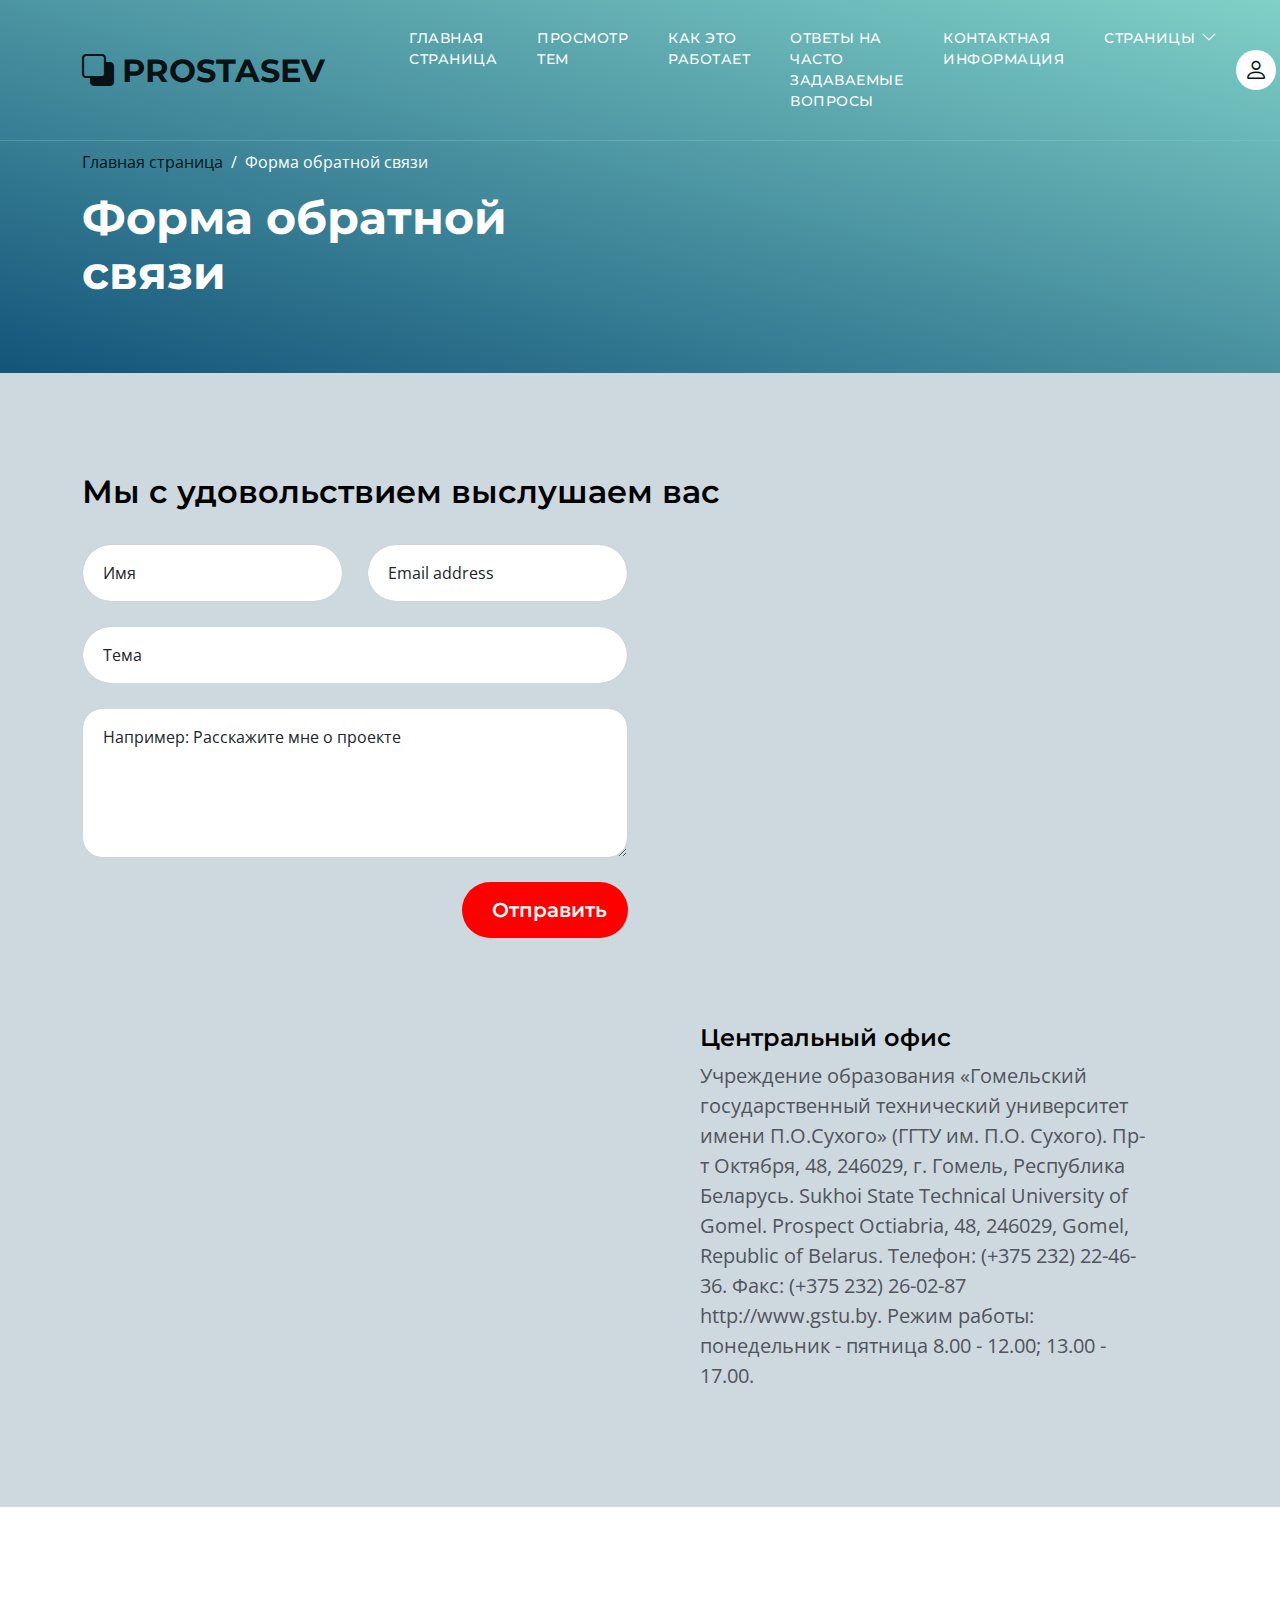
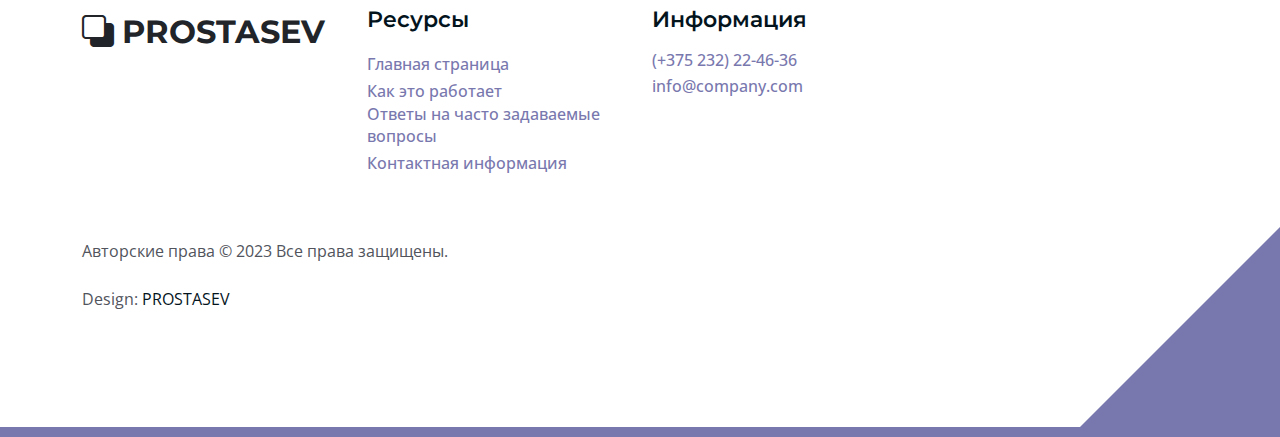
<file: contact.html>
<!doctype html>
<html lang="ru">
    <head>
        <meta charset="utf-8">
        <meta name="viewport" content="width=device-width, initial-scale=1">

        <meta name="description" content="">
        <meta name="author" content="">

        <title>Contact Page</title>

        <!-- CSS FILES -->        
        <link rel="preconnect" href="https://fonts.googleapis.com">
        
        <link rel="preconnect" href="https://fonts.gstatic.com" crossorigin>

        <link href="https://fonts.googleapis.com/css2?family=Montserrat:wght@500;600;700&family=Open+Sans&display=swap" rel="stylesheet">
                        
        <link href="css/bootstrap.min.css" rel="stylesheet">

        <link href="css/bootstrap-icons.css" rel="stylesheet">

        <link href="css/templatemo-topic-listing.css" rel="stylesheet">
<!--

html
-->
    </head>
    
    <body class="topics-listing-page" id="top">

        <main>

            <nav class="navbar navbar-expand-lg">
                <div class="container">
                    <a class="navbar-brand" href="index.html">
                        <i class="bi-back"></i>
                        <span>PROSTASEV</span>
                    </a>

                    <div class="d-lg-none ms-auto me-4">
                        <a href="#top" class="navbar-icon bi-person smoothscroll"></a>
                    </div>
    
                    <button class="navbar-toggler" type="button" data-bs-toggle="collapse" data-bs-target="#navbarNav" aria-controls="navbarNav" aria-expanded="false" aria-label="Toggle navigation">
                        <span class="navbar-toggler-icon"></span>
                    </button>
    
                    <div class="collapse navbar-collapse" id="navbarNav">
                        <ul class="navbar-nav ms-lg-5 me-lg-auto">
                            <li class="nav-item">
                                <a class="nav-link click-scroll" href="index.html#section_1">Главная страница</a>
                            </li>

                            <li class="nav-item">
                                <a class="nav-link click-scroll" href="index.html#section_2">Просмотр тем</a>
                            </li>
    
                            <li class="nav-item">
                                <a class="nav-link click-scroll" href="index.html#section_3">Как это работает</a>
                            </li>

                            <li class="nav-item">
                                <a class="nav-link click-scroll" href="index.html#section_4">Ответы на часто задаваемые вопросы</a>
                            </li>
    
                            <li class="nav-item">
                                <a class="nav-link click-scroll" href="index.html#section_5">Контактная информация</a>
                            </li>

                            <li class="nav-item dropdown">
                                <a class="nav-link dropdown-toggle" href="#section_5" id="navbarLightDropdownMenuLink" role="button" data-bs-toggle="dropdown" aria-expanded="false">Страницы</a>

                                <ul class="dropdown-menu dropdown-menu-light" aria-labelledby="navbarLightDropdownMenuLink">
                                    <li><a class="dropdown-item" href="topics-listing.html">Список тем</a></li>

                                    <li><a class="dropdown-item active" href="contact.html">Форма обратной связи</a></li>
                                </ul>
                            </li>
                        </ul>

                        <div class="d-none d-lg-block">
                            <a href="#top" class="navbar-icon bi-person smoothscroll"></a>
                        </div>
                    </div>
                </div>
            </nav>


            <header class="site-header d-flex flex-column justify-content-center align-items-center">
                <div class="container">
                    <div class="row align-items-center">

                        <div class="col-lg-5 col-12">
                            <nav aria-label="breadcrumb">
                                <ol class="breadcrumb">
                                    <li class="breadcrumb-item"><a href="index.html">Главная страница</a></li>

                                    <li class="breadcrumb-item active" aria-current="page">Форма обратной связи</li>
                                </ol>
                            </nav>

                            <h2 class="text-white">Форма обратной связи</h2>
                        </div>

                    </div>
                </div>
            </header>


            <section class="section-padding section-bg">
                <div class="container">
                    <div class="row">

                        <div class="col-lg-12 col-12">
                            <h3 class="mb-4 pb-2">Мы с удовольствием выслушаем вас</h3>
                        </div>

                        <div class="col-lg-6 col-12">
                            <form action="#" method="post" class="custom-form contact-form">
                                <div class="row">
                                    <div class="col-lg-6 col-md-6 col-12">
                                        <div class="form-floating">
                                            <input type="text" name="name" id="name" class="form-control" placeholder="Name" required="">
                                            
                                            <label for="name">Имя</label>
                                        </div>
                                    </div>

                                    <div class="col-lg-6 col-md-6 col-12"> 
                                        <div class="form-floating">
                                            <input type="email" name="email" id="email" pattern="[^ @]*@[^ @]*" class="form-control" placeholder="Email address" required="">
                                            
                                            <label for="email">Email address</label>
                                        </div>
                                    </div>

                                    <div class="col-lg-12 col-12">
                                        <div class="form-floating">
                                            <input type="text" name="subject" id="subject" class="form-control" placeholder="subject" required="">
                                            
                                            <label for="subject">Тема</label>
                                        </div>

                                        <div class="form-floating">
                                            <textarea class="form-control" id="message" name="message" placeholder="Tell me about the project"></textarea>
                                            
                                            <label for="message">Например: Расскажите мне о проекте</label>
                                        </div>
                                    </div>

                                    <div class="col-lg-4 col-12 ms-auto">
                                        <button type="submit" class="form-control">Отправить</button>
                                    </div>

                                </div>
                            </form>
                        </div>

                        <div class="col-lg-5 col-12 mx-auto mt-5 mt-lg-0">
                            <iframe src="https://www.google.com/maps/embed?pb=!1m18!1m12!1m3!1d879.3994467052313!2d30.938166620138855!3d52.406335179740815!2m3!1f0!2f0!3f0!3m2!1i1024!2i768!4f13.1!3m3!1m2!1s0x46d442753a6a5ae9%3A0x3b9b7918692e9a56!2z0L_RgC3Rgi4g0J7QutGC0Y_QsdGA0Y8gNDgsINCT0L7QvNC10LvRjA!5e0!3m2!1sru!2sby!4v1700063197576!5m2!1sru!2sby" width="600" height="450" style="border:0;" allowfullscreen="" loading="lazy" referrerpolicy="no-referrer-when-downgrade"></iframe>
                            <h5 class="mt-4 mb-2">Центральный офис</h5>
                            <p>Учреждение образования «Гомельский государственный технический университет имени П.О.Сухого» (ГГТУ им. П.О. Сухого). Пр-т Октября, 48, 246029, г. Гомель, Республика Беларусь. Sukhoi State Technical University of Gomel. Prospect Octiabria, 48, 246029, Gomel, Republic of Belarus. Телефон: (+375 232) 22-46-36. Факс: (+375 232) 26-02-87 http://www.gstu.by. Режим работы: понедельник - пятница 8.00 - 12.00; 13.00 - 17.00.</p>
                        </div>
                    </div>
                </div>
            </section>
        </main>

        <footer class="site-footer section-padding">
            <div class="container">
                <div class="row">

                    <div class="col-lg-3 col-12 mb-4 pb-2">
                        <a class="navbar-brand mb-2" href="index.html">
                            <i class="bi-back"></i>
                            <span>PROSTASEV</span>
                        </a>
                    </div>

                    <div class="col-lg-3 col-md-4 col-6">
                        <h6 class="site-footer-title mb-3">Ресурсы</h6>

                        <ul class="site-footer-links">
                            <li class="site-footer-link-item">
                                <a href="#" class="site-footer-link">Главная страница</a>
                            </li>

                            <li class="site-footer-link-item">
                                <a href="#" class="site-footer-link">Как это работает</a>
                            </li>

                            <li class="site-footer-link-item">
                                <a href="#" class="site-footer-link">Ответы на часто задаваемые вопросы</a>
                            </li>

                            <li class="site-footer-link-item">
                                <a href="#" class="site-footer-link">Контактная информация</a>
                            </li>
                        </ul>
                    </div>

                    <div class="col-lg-3 col-md-4 col-6 mb-4 mb-lg-0">
                        <h6 class="site-footer-title mb-3">Информация</h6>

                        <p class="text-white d-flex mb-1">
                            <a href="tel:(+375232)22-46-36" class="site-footer-link">
                                (+375 232) 22-46-36
                            </a>
                        </p>

                        <p class="text-white d-flex">
                            <a href="mailto:info@company.com" class="site-footer-link">
                                info@company.com
                            </a>
                        </p>
                    </div>

                        <p class="copyright-text mt-lg-5 mt-4">Авторские права © 2023 Все права защищены.
                        <br><br>Design: <a rel="nofollow" href="#" target="_blank">PROSTASEV</a></p>
                        
                    </div>

                </div>
        </footer>

        <!-- JAVASCRIPT FILES -->
        <script src="js/jquery.min.js"></script>
        <script src="js/bootstrap.bundle.min.js"></script>
        <script src="js/jquery.sticky.js"></script>
        <script src="js/custom.js"></script>

    </body>
</html>
</file>
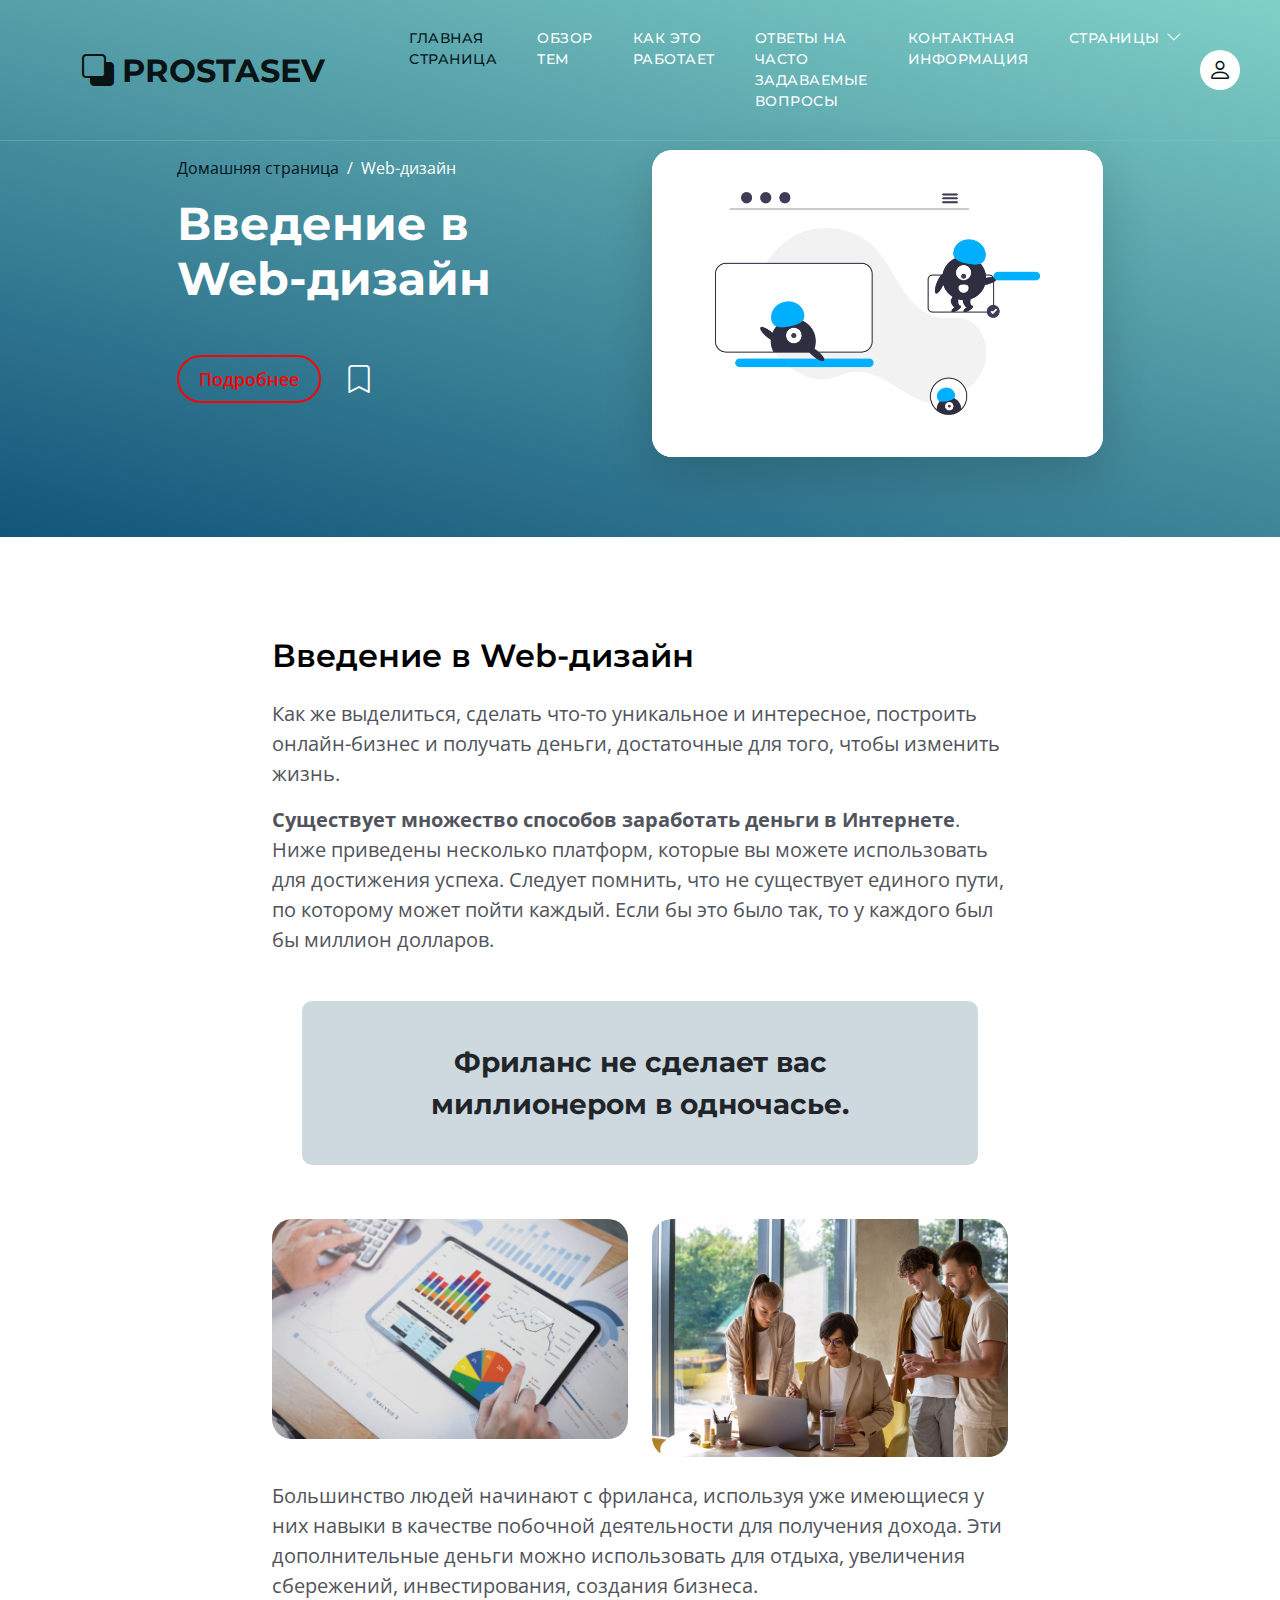
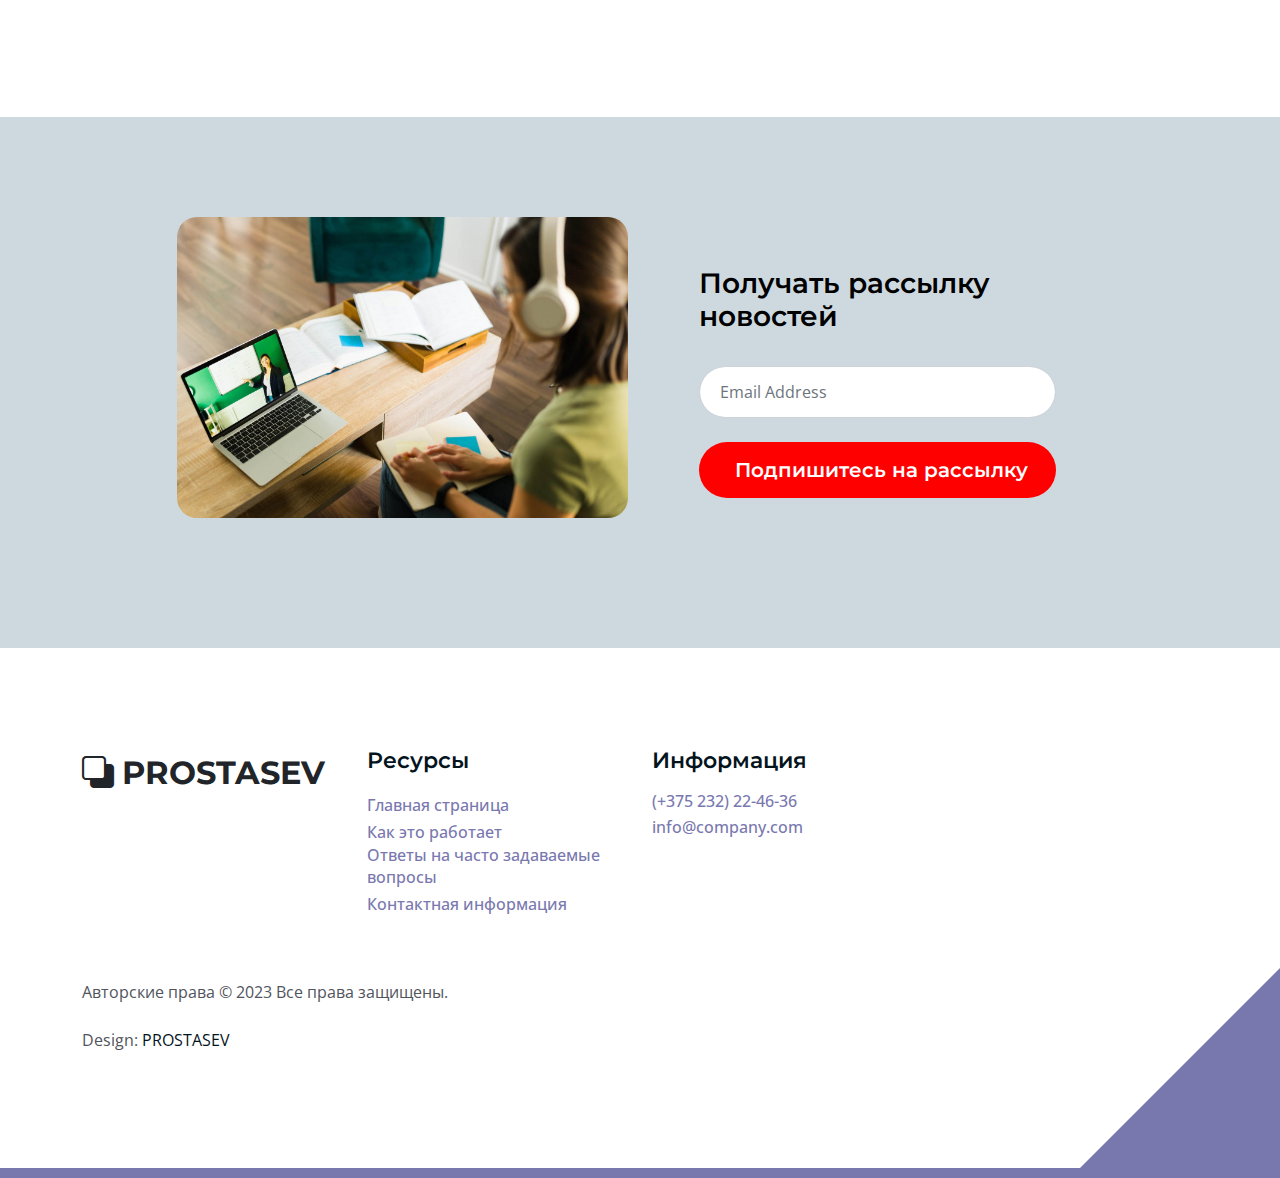
<file: topics-detail.html>
<!doctype html>
<html lang="ru">
    <head>
        <meta charset="utf-8">
        <meta name="viewport" content="width=device-width, initial-scale=1">

        <meta name="description" content="">
        <meta name="author" content="">

        <title>Detail Page</title>

        <!-- CSS FILES -->        
        <link rel="preconnect" href="https://fonts.googleapis.com">
        
        <link rel="preconnect" href="https://fonts.gstatic.com" crossorigin>

        <link href="https://fonts.googleapis.com/css2?family=Montserrat:wght@500;600;700&family=Open+Sans&display=swap" rel="stylesheet">
                        
        <link href="css/bootstrap.min.css" rel="stylesheet">

        <link href="css/bootstrap-icons.css" rel="stylesheet">

        <link href="css/templatemo-topic-listing.css" rel="stylesheet">
<!--

html

-->
    </head>
    
    <body id="top">

        <main>

            <nav class="navbar navbar-expand-lg">
                <div class="container">
                    <a class="navbar-brand" href="index.html">
                        <i class="bi-back"></i>
                        <span>PROSTASEV</span>
                    </a>

                    <div class="d-lg-none ms-auto me-4">
                        <a href="#top" class="navbar-icon bi-person smoothscroll"></a>
                    </div>
    
                    <button class="navbar-toggler" type="button" data-bs-toggle="collapse" data-bs-target="#navbarNav" aria-controls="navbarNav" aria-expanded="false" aria-label="Toggle navigation">
                        <span class="navbar-toggler-icon"></span>
                    </button>
    
                    <div class="collapse navbar-collapse" id="navbarNav">
                        <ul class="navbar-nav ms-lg-5 me-lg-auto">
                            <li class="nav-item">
                                <a class="nav-link click-scroll" href="index.html#section_1">Главная страница</a>
                            </li>

                            <li class="nav-item">
                                <a class="nav-link click-scroll" href="index.html#section_2">Обзор тем</a>
                            </li>
    
                            <li class="nav-item">
                                <a class="nav-link click-scroll" href="index.html#section_3">Как это работает</a>
                            </li>

                            <li class="nav-item">
                                <a class="nav-link click-scroll" href="index.html#section_4">Ответы на часто задаваемые вопросы</a>
                            </li>
    
                            <li class="nav-item">
                                <a class="nav-link click-scroll" href="index.html#section_5">Контактная информация</a>
                            </li>

                            <li class="nav-item dropdown">
                                <a class="nav-link dropdown-toggle" href="#section_5" id="navbarLightDropdownMenuLink" role="button" data-bs-toggle="dropdown" aria-expanded="false">Страницы</a>

                                <ul class="dropdown-menu dropdown-menu-light" aria-labelledby="navbarLightDropdownMenuLink">
                                    <li><a class="dropdown-item" href="topics-listing.html">Список тем</a></li>

                                    <li><a class="dropdown-item" href="contact.html">Форма обратной связи</a></li>
                                </ul>
                            </li>
                        </ul>

                        <div class="d-none d-lg-block">
                            <a href="#top" class="navbar-icon bi-person smoothscroll"></a>
                        </div>
                    </div>
                </div>
            </nav>
            

            <header class="site-header d-flex flex-column justify-content-center align-items-center">
                <div class="container">
                    <div class="row justify-content-center align-items-center">

                        <div class="col-lg-5 col-12 mb-5">
                            <nav aria-label="breadcrumb">
                                <ol class="breadcrumb">
                                    <li class="breadcrumb-item"><a href="index.html">Домашняя страница</a></li>

                                    <li class="breadcrumb-item active" aria-current="page">Web-дизайн</li>
                                </ol>
                            </nav>

                            <h2 class="text-white">Введение в <br> Web-дизайн</h2>

                            <div class="d-flex align-items-center mt-5">
                                <a href="#topics-detail" class="btn custom-btn custom-border-btn smoothscroll me-4">Подробнее</a>

                                <a href="#top" class="custom-icon bi-bookmark smoothscroll"></a>
                            </div>
                        </div>

                        <div class="col-lg-5 col-12">
                            <div class="topics-detail-block bg-white shadow-lg">
                                <img src="images/topics/undraw_Remote_design_team_re_urdx.png" class="topics-detail-block-image img-fluid" alt="">
                            </div>
                        </div>

                    </div>
                </div>
            </header>


            <section class="topics-detail-section section-padding" id="topics-detail">
                <div class="container">
                    <div class="row">

                        <div class="col-lg-8 col-12 m-auto">
                            <h3 class="mb-4">Введение в Web-дизайн</h3>

                            <p>Как же выделиться, сделать что-то уникальное и интересное, построить онлайн-бизнес и получать деньги, достаточные для того, чтобы изменить жизнь.</p>

                            <p><strong>Существует множество способов заработать деньги в Интернете</strong>. Ниже приведены несколько платформ, которые вы можете использовать для достижения успеха. Следует помнить, что не существует единого пути, по которому может пойти каждый. Если бы это было так, то у каждого был бы миллион долларов.</p>

                            <blockquote>
                                Фриланс не сделает вас миллионером в одночасье.
                            </blockquote>

                            <div class="row my-4">
                                <div class="col-lg-6 col-md-6 col-12">
                                    <img src="images/businesswoman-using-tablet-analysis.jpg" class="topics-detail-block-image img-fluid" alt="">
                                </div>

                                <div class="col-lg-6 col-md-6 col-12 mt-4 mt-lg-0 mt-md-0">
                                    <img src="images/colleagues-working-cozy-office-medium-shot.jpg" class="topics-detail-block-image img-fluid" alt="">
                                </div>
                            </div>

                            <p>Большинство людей начинают с фриланса, используя уже имеющиеся у них навыки в качестве побочной деятельности для получения дохода. Эти дополнительные деньги можно использовать для отдыха, увеличения сбережений, инвестирования, создания бизнеса.</p>
                        </div>

                    </div>
                </div>
            </section>


            <section class="section-padding section-bg">
                <div class="container">
                    <div class="row justify-content-center">

                        <div class="col-lg-5 col-12">
                            <img src="images/rear-view-young-college-student.jpg" class="newsletter-image img-fluid" alt="">
                        </div>

                        <div class="col-lg-5 col-12 subscribe-form-wrap d-flex justify-content-center align-items-center">
                            <form class="custom-form subscribe-form" action="#" method="post">
                                <h4 class="mb-4 pb-2">Получать рассылку новостей</h4>

                                <input type="email" name="subscribe-email" id="subscribe-email" pattern="[^ @]*@[^ @]*" class="form-control" placeholder="Email Address" required="">

                                <div class="col-lg-12 col-12">
                                    <button type="submit" class="form-control">Подпишитесь на рассылку</button>
                                </div>
                            </form>
                        </div>

                    </div>
                </div>
            </section>
        </main>
		
        <footer class="site-footer section-padding">
            <div class="container">
                <div class="row">

                    <div class="col-lg-3 col-12 mb-4 pb-2">
                        <a class="navbar-brand mb-2" href="index.html">
                            <i class="bi-back"></i>
                            <span>PROSTASEV</span>
                        </a>
                    </div>

                    <div class="col-lg-3 col-md-4 col-6">
                        <h6 class="site-footer-title mb-3">Ресурсы</h6>

                        <ul class="site-footer-links">
                            <li class="site-footer-link-item">
                                <a href="#" class="site-footer-link">Главная страница</a>
                            </li>

                            <li class="site-footer-link-item">
                                <a href="#" class="site-footer-link">Как это работает</a>
                            </li>

                            <li class="site-footer-link-item">
                                <a href="#" class="site-footer-link">Ответы на часто задаваемые вопросы</a>
                            </li>

                            <li class="site-footer-link-item">
                                <a href="#" class="site-footer-link">Контактная информация</a>
                            </li>
                        </ul>
                    </div>

                    <div class="col-lg-3 col-md-4 col-6 mb-4 mb-lg-0">
                        <h6 class="site-footer-title mb-3">Информация</h6>

                        <p class="text-white d-flex mb-1">
                            <a href="tel:(+375232)22-46-36" class="site-footer-link">
                                
                                (+375 232) 22-46-36
                            </a>
                        </p>

                        <p class="text-white d-flex">
                            <a href="mailto:info@company.com" class="site-footer-link">
                                info@company.com
                            </a>
                        </p>
                    </div>


                        <p class="copyright-text mt-lg-5 mt-4">Авторские права © 2023 Все права защищены.
                        <br><br>Design: <a rel="nofollow" href="#" target="_blank">PROSTASEV</a></p>
                        
                    </div>

                </div>
        </footer>


        <!-- JAVASCRIPT FILES -->
        <script src="js/jquery.min.js"></script>
        <script src="js/bootstrap.bundle.min.js"></script>
        <script src="js/jquery.sticky.js"></script>
        <script src="js/click-scroll.js"></script>
        <script src="js/custom.js"></script>

    </body>
</html>
</file>
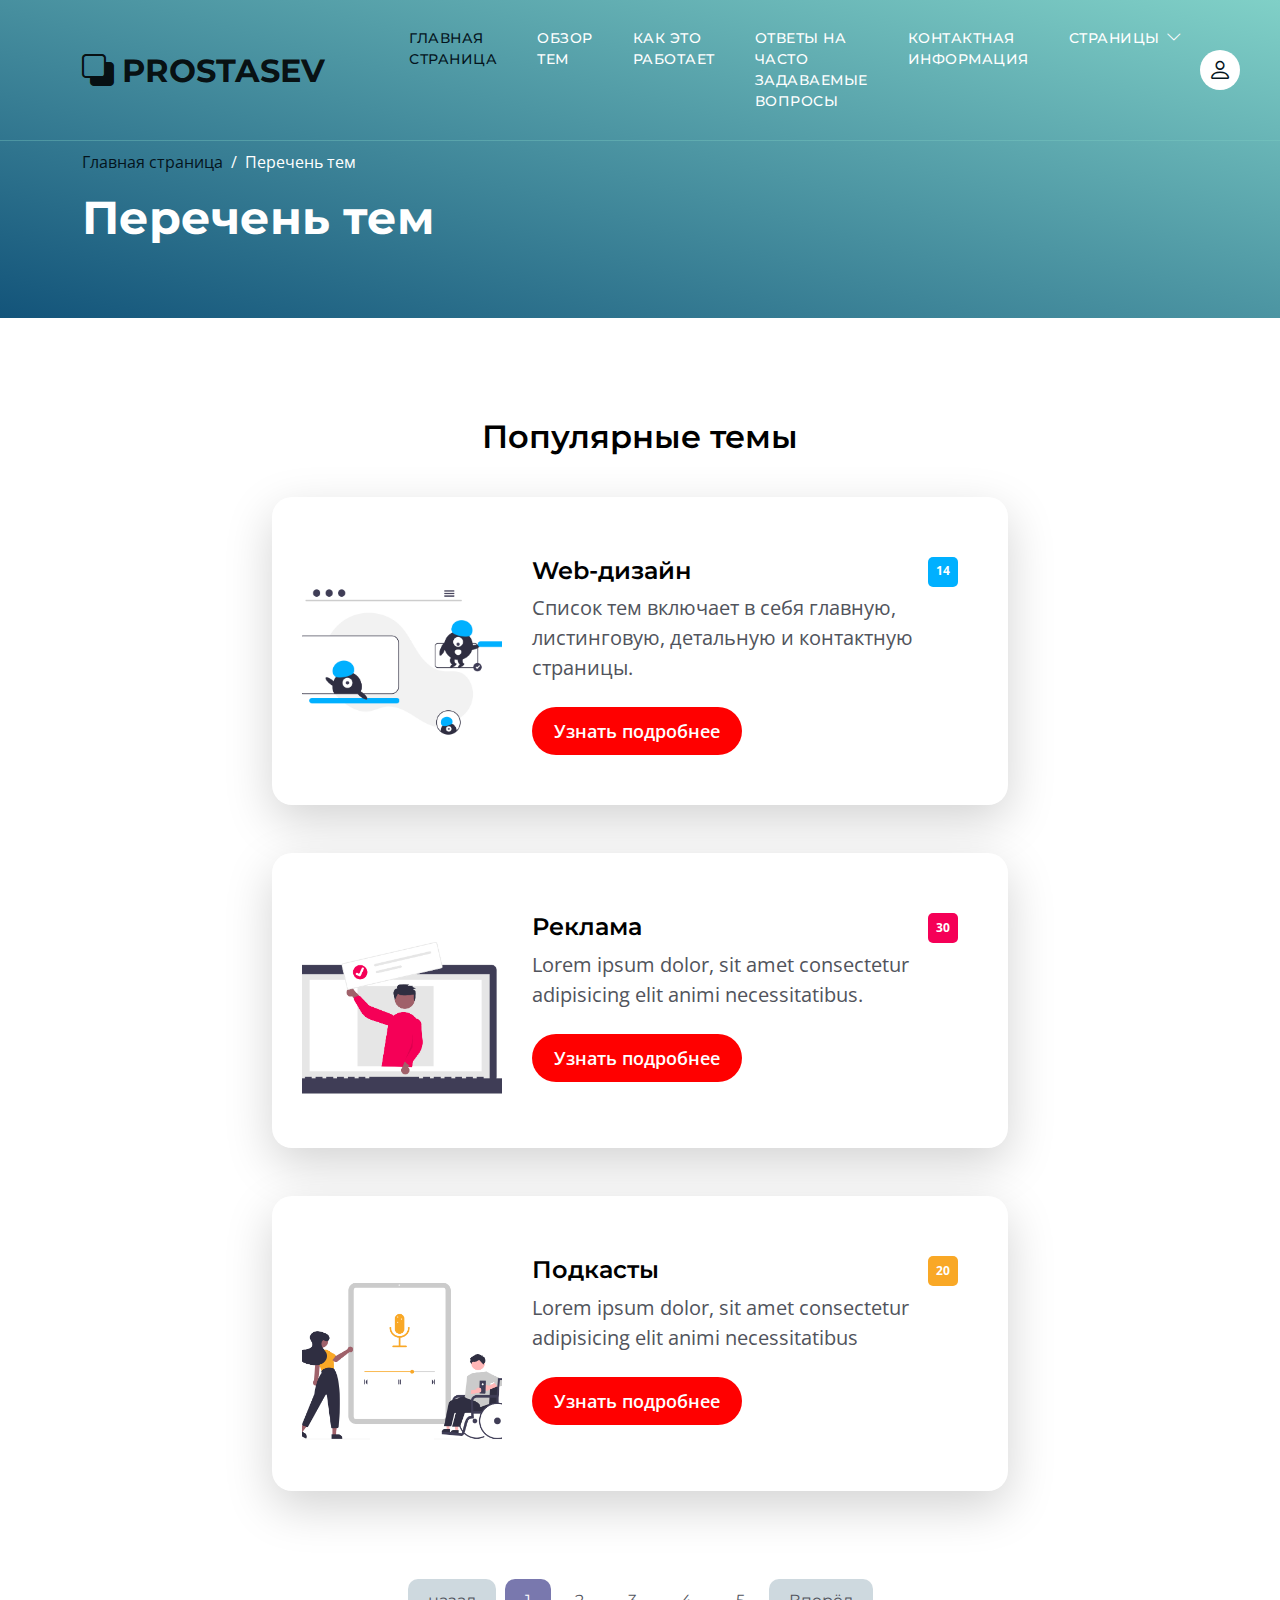
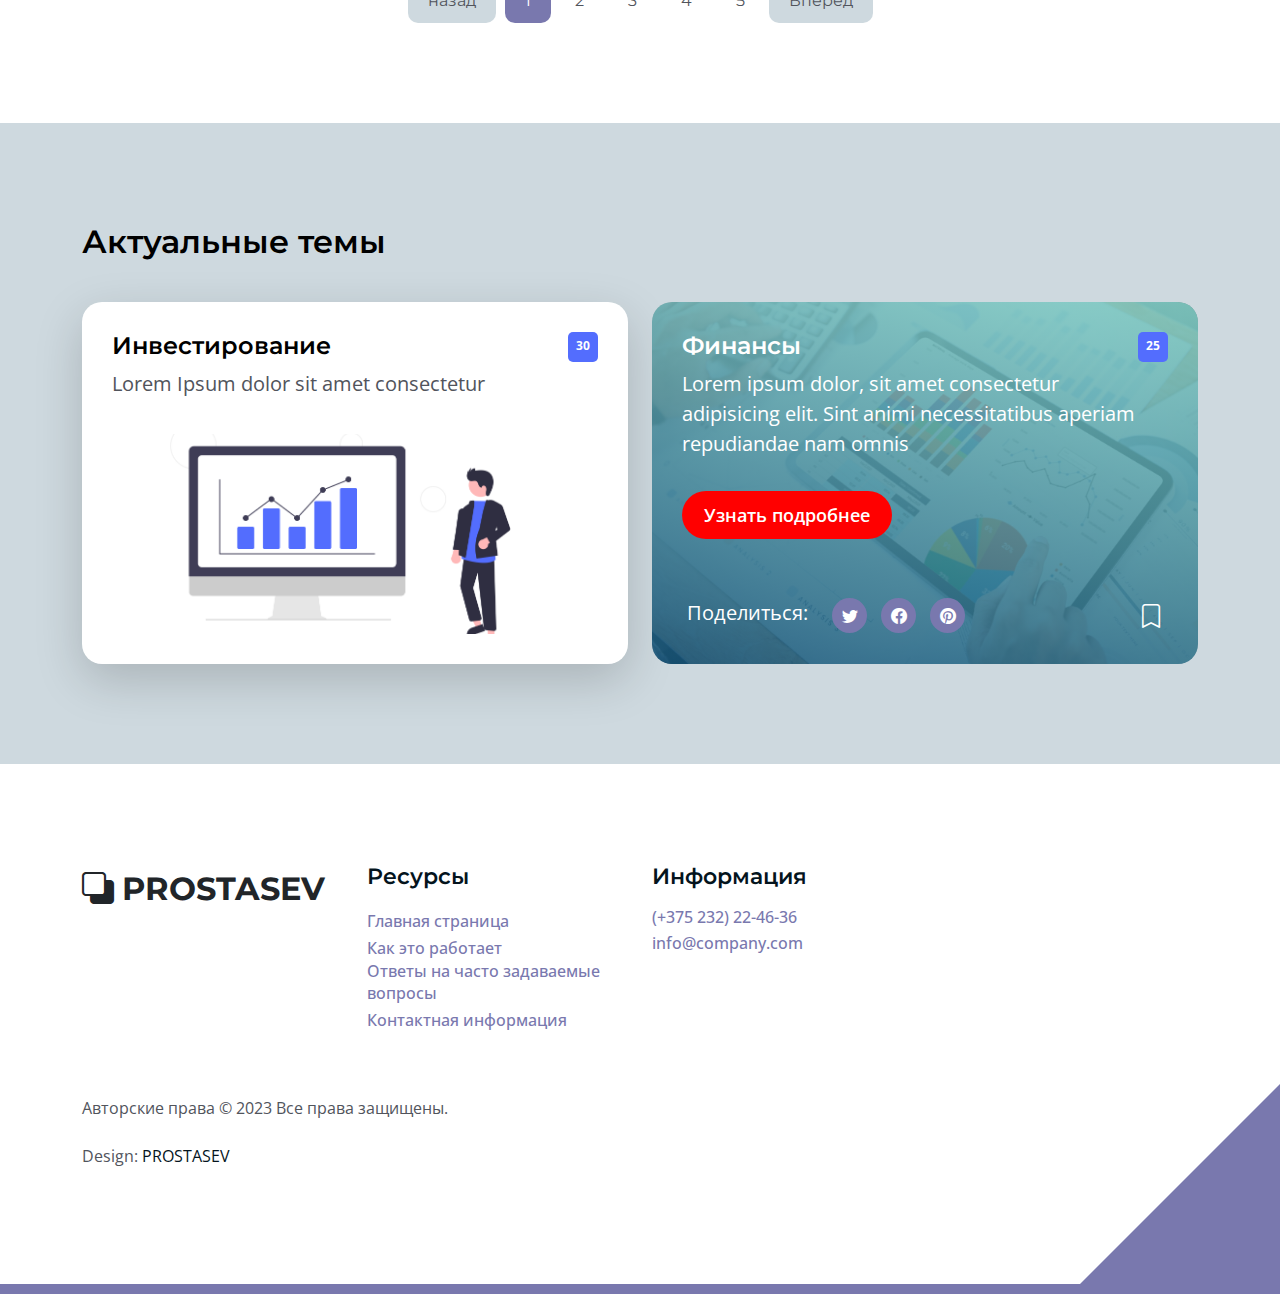
<file: topics-listing.html>
<!doctype html>
<html lang="ru">
    <head>
        <meta charset="utf-8">
        <meta name="viewport" content="width=device-width, initial-scale=1">

        <meta name="description" content="">
        <meta name="author" content="">

        <title>Listing Page</title>

        <!-- CSS FILES -->        
        <link rel="preconnect" href="https://fonts.googleapis.com">
        
        <link rel="preconnect" href="https://fonts.gstatic.com" crossorigin>

        <link href="https://fonts.googleapis.com/css2?family=Montserrat:wght@500;600;700&family=Open+Sans&display=swap" rel="stylesheet">
                        
        <link href="css/bootstrap.min.css" rel="stylesheet">

        <link href="css/bootstrap-icons.css" rel="stylesheet">

        <link href="css/templatemo-topic-listing.css" rel="stylesheet">
<!--

html

-->
    </head>
    
    <body class="topics-listing-page" id="top">

        <main>

            <nav class="navbar navbar-expand-lg">
                <div class="container">
                    <a class="navbar-brand" href="index.html">
                        <i class="bi-back"></i>
                        <span>PROSTASEV</span>
                    </a>

                    <div class="d-lg-none ms-auto me-4">
                        <a href="#top" class="navbar-icon bi-person smoothscroll"></a>
                    </div>
    
                    <button class="navbar-toggler" type="button" data-bs-toggle="collapse" data-bs-target="#navbarNav" aria-controls="navbarNav" aria-expanded="false" aria-label="Toggle navigation">
                        <span class="navbar-toggler-icon"></span>
                    </button>
    
                    <div class="collapse navbar-collapse" id="navbarNav">
                        <ul class="navbar-nav ms-lg-5 me-lg-auto">
                            <li class="nav-item">
                                <a class="nav-link click-scroll" href="index.html#section_1">Главная страница</a>
                            </li>

                            <li class="nav-item">
                                <a class="nav-link click-scroll" href="index.html#section_2">Обзор тем</a>
                            </li>
    
                            <li class="nav-item">
                                <a class="nav-link click-scroll" href="index.html#section_3">Как это работает</a>
                            </li>

                            <li class="nav-item">
                                <a class="nav-link click-scroll" href="index.html#section_4">Ответы на часто задаваемые вопросы</a>
                            </li>
    
                            <li class="nav-item">
                                <a class="nav-link click-scroll" href="index.html#section_5">Контактная информация</a>
                            </li>

                            <li class="nav-item dropdown">
                                <a class="nav-link dropdown-toggle" href="#section_5" id="navbarLightDropdownMenuLink" role="button" data-bs-toggle="dropdown" aria-expanded="false">Страницы</a>

                                <ul class="dropdown-menu dropdown-menu-light" aria-labelledby="navbarLightDropdownMenuLink">
                                    <li><a class="dropdown-item active" href="topics-listing.html">Перечень тем</a></li>

                                    <li><a class="dropdown-item" href="contact.html">Форма обратной связи</a></li>
                                </ul>
                            </li>
                        </ul>

                        <div class="d-none d-lg-block">
                            <a href="#top" class="navbar-icon bi-person smoothscroll"></a>
                        </div>
                    </div>
                </div>
            </nav>


            <header class="site-header d-flex flex-column justify-content-center align-items-center">
                <div class="container">
                    <div class="row align-items-center">

                        <div class="col-lg-5 col-12">
                            <nav aria-label="breadcrumb">
                                <ol class="breadcrumb">
                                    <li class="breadcrumb-item"><a href="index.html">Главная страница</a></li>

                                    <li class="breadcrumb-item active" aria-current="page">Перечень тем</li>
                                </ol>
                            </nav>

                            <h2 class="text-white">Перечень тем</h2>
                        </div>

                    </div>
                </div>
            </header>


            <section class="section-padding">
                <div class="container">
                    <div class="row">

                        <div class="col-lg-12 col-12 text-center">
                            <h3 class="mb-4">Популярные темы</h3>
                        </div>

                        <div class="col-lg-8 col-12 mt-3 mx-auto">
                            <div class="custom-block custom-block-topics-listing bg-white shadow-lg mb-5">
                                <div class="d-flex">
                                    <img src="images/topics/undraw_Remote_design_team_re_urdx.png" class="custom-block-image img-fluid" alt="">

                                    <div class="custom-block-topics-listing-info d-flex">
                                        <div>
                                            <h5 class="mb-2">Web-дизайн</h5>

                                            <p class="mb-0">Список тем включает в себя главную, листинговую, детальную и контактную страницы.</p>

                                            <a href="topics-detail.html" class="btn custom-btn mt-3 mt-lg-4">Узнать подробнее</a>
                                        </div>

                                        <span class="badge bg-design rounded-pill ms-auto">14</span>
                                    </div>
                                </div>
                            </div>

                            <div class="custom-block custom-block-topics-listing bg-white shadow-lg mb-5">
                                <div class="d-flex">
                                    <img src="images/topics/undraw_online_ad_re_ol62.png" class="custom-block-image img-fluid" alt="">

                                    <div class="custom-block-topics-listing-info d-flex">
                                        <div>
                                            <h5 class="mb-2">Реклама</h5>

                                            <p class="mb-0">Lorem ipsum dolor, sit amet consectetur adipisicing elit animi necessitatibus.</p>

                                            <a href="topics-detail.html" class="btn custom-btn mt-3 mt-lg-4">Узнать подробнее</a>
                                        </div>

                                        <span class="badge bg-advertising rounded-pill ms-auto">30</span>
                                    </div>
                                </div>
                            </div>

                            <div class="custom-block custom-block-topics-listing bg-white shadow-lg mb-5">
                                <div class="d-flex">
                                    <img src="images/topics/undraw_Podcast_audience_re_4i5q.png" class="custom-block-image img-fluid" alt="">

                                    <div class="custom-block-topics-listing-info d-flex">
                                        <div>
                                            <h5 class="mb-2">Подкасты</h5>

                                            <p class="mb-0">Lorem ipsum dolor, sit amet consectetur adipisicing elit animi necessitatibus</p>

                                            <a href="topics-detail.html" class="btn custom-btn mt-3 mt-lg-4">Узнать подробнее</a>
                                        </div>

                                        <span class="badge bg-music rounded-pill ms-auto">20</span>
                                    </div>
                                </div>
                            </div>
                        </div>

                        <div class="col-lg-12 col-12">
                            <nav aria-label="Page navigation example">
                                <ul class="pagination justify-content-center mb-0">
                                    <li class="page-item">
                                        <a class="page-link" href="#" aria-label="Previous">
                                            <span aria-hidden="true">назад</span>
                                        </a>
                                    </li>

                                    <li class="page-item active" aria-current="page">
                                        <a class="page-link" href="#">1</a>
                                    </li>
                                    
                                    <li class="page-item">
                                        <a class="page-link" href="#">2</a>
                                    </li>
                                    
                                    <li class="page-item">
                                        <a class="page-link" href="#">3</a>
                                    </li>

                                    <li class="page-item">
                                        <a class="page-link" href="#">4</a>
                                    </li>

                                    <li class="page-item">
                                        <a class="page-link" href="#">5</a>
                                    </li>
                                    
                                    <li class="page-item">
                                        <a class="page-link" href="#" aria-label="Next">
                                            <span aria-hidden="true">Вперёд</span>
                                        </a>
                                    </li>
                                </ul>
                            </nav>
                        </div>

                    </div>
                </div>
            </section>


            <section class="section-padding section-bg">
                <div class="container">
                    <div class="row">

                        <div class="col-lg-12 col-12">
                            <h3 class="mb-4">Актуальные темы</h3>
                        </div>

                        <div class="col-lg-6 col-md-6 col-12 mt-3 mb-4 mb-lg-0">
                            <div class="custom-block bg-white shadow-lg">
                                <a href="topics-detail.html">
                                    <div class="d-flex">
                                        <div>
                                            <h5 class="mb-2">Инвестирование</h5>

                                            <p class="mb-0">Lorem Ipsum dolor sit amet consectetur</p>
                                        </div>

                                        <span class="badge bg-finance rounded-pill ms-auto">30</span>
                                    </div>

                                    <img src="images/topics/undraw_Finance_re_gnv2.png" class="custom-block-image img-fluid" alt="">
                                </a>
                            </div>
                        </div>

                        <div class="col-lg-6 col-md-6 col-12 mt-lg-3">
                            <div class="custom-block custom-block-overlay">
                                <div class="d-flex flex-column h-100">
                                    <img src="images/businesswoman-using-tablet-analysis.jpg" class="custom-block-image img-fluid" alt="">

                                    <div class="custom-block-overlay-text d-flex">
                                        <div>
                                            <h5 class="text-white mb-2">Финансы</h5>

                                            <p class="text-white">Lorem ipsum dolor, sit amet consectetur adipisicing elit. Sint animi necessitatibus aperiam repudiandae nam omnis</p>

                                            <a href="topics-detail.html" class="btn custom-btn mt-2 mt-lg-3">Узнать подробнее</a>
                                        </div>

                                        <span class="badge bg-finance rounded-pill ms-auto">25</span>
                                    </div>

                                    <div class="social-share d-flex">
                                        <p class="text-white me-4">Поделиться:</p>

                                        <ul class="social-icon">
                                            <li class="social-icon-item">
                                                <a href="#" class="social-icon-link bi-twitter"></a>
                                            </li>

                                            <li class="social-icon-item">
                                                <a href="#" class="social-icon-link bi-facebook"></a>
                                            </li>

                                            <li class="social-icon-item">
                                                <a href="#" class="social-icon-link bi-pinterest"></a>
                                            </li>
                                        </ul>

                                        <a href="#" class="custom-icon bi-bookmark ms-auto"></a>
                                    </div>

                                    <div class="section-overlay"></div>
                                </div>
                            </div>
                        </div>

                    </div>
                </div>
            </section>
        </main>

        <footer class="site-footer section-padding">
            <div class="container">
                <div class="row">

                    <div class="col-lg-3 col-12 mb-4 pb-2">
                        <a class="navbar-brand mb-2" href="index.html">
                            <i class="bi-back"></i>
                            <span>PROSTASEV</span>
                        </a>
                    </div>

                    <div class="col-lg-3 col-md-4 col-6">
                        <h6 class="site-footer-title mb-3">Ресурсы</h6>

                        <ul class="site-footer-links">
                            <li class="site-footer-link-item">
                                <a href="#" class="site-footer-link">Главная страница</a>
                            </li>

                            <li class="site-footer-link-item">
                                <a href="#" class="site-footer-link">Как это работает</a>
                            </li>

                            <li class="site-footer-link-item">
                                <a href="#" class="site-footer-link">Ответы на часто задаваемые вопросы</a>
                            </li>

                            <li class="site-footer-link-item">
                                <a href="#" class="site-footer-link">Контактная информация</a>
                            </li>
                        </ul>
                    </div>

                    <div class="col-lg-3 col-md-4 col-6 mb-4 mb-lg-0">
                        <h6 class="site-footer-title mb-3">Информация</h6>

                        <p class="text-white d-flex mb-1">
                            <a href="tel:(+375232)22-46-36" class="site-footer-link">
                                
                                (+375 232) 22-46-36
                            </a>
                        </p>

                        <p class="text-white d-flex">
                            <a href="mailto:info@company.com" class="site-footer-link">
                                info@company.com
                            </a>
                        </p>
                    </div>


                        <p class="copyright-text mt-lg-5 mt-4">Авторские права © 2023 Все права защищены.
                        <br><br>Design: <a rel="nofollow" href="#" target="_blank">PROSTASEV</a></p>
                        
                    </div>

                </div>
        </footer>


        <!-- JAVASCRIPT FILES -->
        <script src="js/jquery.min.js"></script>
        <script src="js/bootstrap.bundle.min.js"></script>
        <script src="js/jquery.sticky.js"></script>
        <script src="js/click-scroll.js"></script>
        <script src="js/custom.js"></script>

    </body>
</html>
</file>
<file: css/templatemo-topic-listing.css>
:root {
  --white-color:                  #ffffff;
  --primary-color:                rgb(4, 20, 29);
  --secondary-color:              #7978ae;
  --section-bg-color:             #ced9df;
  --custom-btn-bg-color:          #ff0000;
  --custom-btn-bg-hover-color:    #ff0000;
  --dark-color:                   #000000;
  --p-color:                      #51545c;
  --border-color:                 #d1d0aa;
  --link-hover-color:             #ffcc00;

  --body-font-family:             'Open Sans', sans-serif;
  --title-font-family:            'Montserrat', sans-serif;

  --h1-font-size:                 58px;
  --h2-font-size:                 46px;
  --h3-font-size:                 32px;
  --h4-font-size:                 28px;
  --h5-font-size:                 24px;
  --h6-font-size:                 22px;
  --p-font-size:                  20px;
  --menu-font-size:               14px;
  --btn-font-size:                18px;
  --copyright-font-size:          16px;

  --border-radius-large:          100px;
  --border-radius-medium:         20px;
  --border-radius-small:          10px;

  --font-weight-normal:           400;
  --font-weight-medium:           500;
  --font-weight-semibold:         600;
  --font-weight-bold:             700;
}

body {
  background-color: var(--white-color);
  font-family: var(--body-font-family); 
}


/*---------------------------------------
  TYPOGRAPHY               
-----------------------------------------*/

h2,
h3,
h4,
h5,
h6 {
  color: var(--dark-color);
}

h1,
h2,
h3,
h4,
h5,
h6 {
  font-family: var(--title-font-family); 
  font-weight: var(--font-weight-semibold);
}

h1 {
  font-size: var(--h1-font-size);
  font-weight: var(--font-weight-bold);
}

h2 {
  font-size: var(--h2-font-size);
  font-weight: var(--font-weight-bold);
}

h3 {
  font-size: var(--h3-font-size);
}

h4 {
  font-size: var(--h4-font-size);
}

h5 {
  font-size: var(--h5-font-size);
}

h6 {
  color: var(--primary-color);
  font-size: var(--h6-font-size);
}

p {
  color: var(--p-color);
  font-size: var(--p-font-size);
  font-weight: var(--font-weight-normal);
}

ul li {
  color: var(--p-color);
  font-size: var(--p-font-size);
  font-weight: var(--font-weight-normal);
}

a, 
button {
  touch-action: manipulation;
  transition: all 0.3s;
}

a {
  display: inline-block;
  color: var(--primary-color);
  text-decoration: none;
}

a:hover {
  color: var(--link-hover-color);
}

b,
strong {
  font-weight: var(--font-weight-bold);
}


/*---------------------------------------
  SECTION               
-----------------------------------------*/
.section-padding {
  padding-top: 100px;
  padding-bottom: 100px;
}

.section-bg {
  background-color: var(--section-bg-color);
}

.section-overlay {
  background-image: linear-gradient(15deg, #13547a 0%, #80d0c7 100%);
  position: absolute;
  top: 0;
  left: 0;
  pointer-events: none;
  width: 100%;
  height: 100%;
  opacity: 0.85;
}

.section-overlay + .container {
  position: relative;
}

.tab-content {
  background-color: var(--white-color);
  border-radius: var(--border-radius-medium);
}

.nav-tabs {
  border-bottom: 1px solid #ecf3f2;
  margin-bottom: 40px;
  justify-content: center;
}

.nav-tabs .nav-link {
  border-radius: 0;
  border-top: 0;
  border-right: 0;
  border-left: 0;
  color: var(--p-color);
  font-family: var(--title-font-family);
  font-size: var(--btn-font-size);
  font-weight: var(--font-weight-medium);
  padding: 15px 25px;
  transition: all 0.3s;
}

.nav-tabs .nav-link:first-child {
  margin-right: 20px;
}

.nav-tabs .nav-item.show .nav-link, 
.nav-tabs .nav-link.active,
.nav-tabs .nav-link:focus, 
.nav-tabs .nav-link:hover {
  border-bottom-color: var(--primary-color);
  color: var(--primary-color);
}


/*---------------------------------------
  CUSTOM ICON COLOR               
-----------------------------------------*/
.custom-icon {
  color: var(--secondary-color);
}


/*---------------------------------------
  CUSTOM BUTTON               
-----------------------------------------*/
.custom-btn {
  background: var(--custom-btn-bg-color);
  border: 2px solid transparent;
  border-radius: var(--border-radius-large);
  color: var(--white-color);
  font-size: var(--btn-font-size);
  font-weight: var(--font-weight-semibold);
  line-height: normal;
  transition: all 0.3s;
  padding: 10px 20px;
}

.custom-btn:hover {
  background: var(--custom-btn-bg-hover-color);
  color: var(--white-color);
}

.custom-border-btn {
  background: transparent;
  border: 2px solid var(--custom-btn-bg-color);
  color: var(--custom-btn-bg-color);
}

.custom-border-btn:hover {
  background: var(--custom-btn-bg-color);
  border-color: transparent;
  color: var(--white-color);
}

.custom-btn-bg-white {
  border-color: var(--white-color);
  color: var(--white-color);
}


/*---------------------------------------
  SITE HEADER              
-----------------------------------------*/
.site-header {
  background-image: linear-gradient(15deg, #13547a 0%, #80d0c7 100%);
  padding-top: 150px;
  padding-bottom: 80px;
}

.site-header .container {
  height: 100%;
}

.breadcrumb-item+.breadcrumb-item::before,
.breadcrumb-item a:hover,
.breadcrumb-item.active {
  color: var(--white-color);
}

.site-header .custom-icon {
  color: var(--white-color);
  font-size: var(--h4-font-size);
}

.site-header .custom-icon:hover {
  color: var(--secondary-color);
}


/*---------------------------------------
  NAVIGATION              
-----------------------------------------*/
.sticky-wrapper {
  position: absolute;
  top: 0;
  right: 0;
  left: 0;
}

.sticky-wrapper.is-sticky .navbar {
  background-color: var(--secondary-color);
}

.navbar {
  background: transparent;
  border-bottom: 1px solid rgba(128, 208, 199, 0.35);
  z-index: 9;
}

.navbar-brand,
.navbar-brand:hover {
  font-size: var(--h3-font-size);
  font-weight: var(--font-weight-bold);
  display: block;
}

.navbar-brand span {
  font-family: var(--title-font-family);
}

.navbar-expand-lg .navbar-nav .nav-link {
  border-radius: var(--border-radius-large);
  margin: 10px;
  padding: 10px;
}

.navbar-nav .nav-link {
  display: inline-block;
  color: var(--white-color);
  font-family: var(--title-font-family); 
  font-size: var(--menu-font-size);
  font-weight: var(--font-weight-medium);
  text-transform: uppercase;
  letter-spacing: 0.5px;
  position: relative;
  padding-top: 15px;
  padding-bottom: 15px;
}

.navbar-nav .nav-link.active, 
.navbar-nav .nav-link:hover {
  color: var(--primary-color);
}

.navbar .dropdown-menu {
  background: var(--white-color);
  box-shadow: 0 1rem 3rem rgba(0,0,0,.175);
  border: 0;
  display: inherit;
  opacity: 0;
  min-width: 9rem;
  margin-top: 20px;
  padding: 13px 0 10px 0;
  transition: all 0.3s;
  pointer-events: none;
}

.navbar .dropdown-menu::before {
  content: "";
  width: 0;
  height: 0;
  border-left: 20px solid transparent;
  border-right: 20px solid transparent;
  border-bottom: 15px solid var(--white-color);
  position: absolute;
  top: -10px;
  left: 10px;
}

.navbar .dropdown-item {
  display: inline-block;
  color: var(--p-bg-color);
  font-family: var(--title-font-family); 
  font-size: var(--menu-font-size);
  font-weight: var(--font-weight-medium);
  text-transform: uppercase;
  letter-spacing: 0.5px;
  position: relative;
}

.navbar .dropdown-item.active, 
.navbar .dropdown-item:active,
.navbar .dropdown-item:focus, 
.navbar .dropdown-item:hover {
  background: transparent;
  color: var(--primary-color);
}

.navbar .dropdown-toggle::after {
  content: "\f282";
  display: inline-block;
  font-family: bootstrap-icons !important;
  font-size: var(--copyright-font-size);
  font-style: normal;
  font-weight: normal !important;
  font-variant: normal;
  text-transform: none;
  line-height: 1;
  vertical-align: -.125em;
  -webkit-font-smoothing: antialiased;
  -moz-osx-font-smoothing: grayscale;
  position: relative;
  left: 2px;
  border: 0;
}

@media screen and (min-width: 992px) {
  .navbar .dropdown:hover .dropdown-menu {
    opacity: 1;
    margin-top: 0;
    pointer-events: auto;
  }
}

.navbar-icon {
  background: var(--white-color);
  border-radius: var(--border-radius-large);
  display: inline-block;
  font-size: var(--h5-font-size);
  width: 40px;
  height: 40px;
  line-height: 40px;
  text-align: center;
  transition: all 0.3s ease;
}

.navbar-icon:hover {
  background: var(--primary-color);
  color: var(--white-color);
}

.navbar-toggler {
  border: 0;
  padding: 0;
  cursor: pointer;
  margin: 0;
  width: 30px;
  height: 35px;
  outline: none;
}

.navbar-toggler:focus {
  outline: none;
  box-shadow: none;
}

.navbar-toggler[aria-expanded="true"] .navbar-toggler-icon {
  background: transparent;
}

.navbar-toggler[aria-expanded="true"] .navbar-toggler-icon:before,
.navbar-toggler[aria-expanded="true"] .navbar-toggler-icon:after {
  transition: top 300ms 50ms ease, -webkit-transform 300ms 350ms ease;
  transition: top 300ms 50ms ease, transform 300ms 350ms ease;
  transition: top 300ms 50ms ease, transform 300ms 350ms ease, -webkit-transform 300ms 350ms ease;
  top: 0;
}

.navbar-toggler[aria-expanded="true"] .navbar-toggler-icon:before {
  transform: rotate(45deg);
}

.navbar-toggler[aria-expanded="true"] .navbar-toggler-icon:after {
  transform: rotate(-45deg);
}

.navbar-toggler .navbar-toggler-icon {
  background: var(--white-color);
  transition: background 10ms 300ms ease;
  display: block;
  width: 30px;
  height: 2px;
  position: relative;
}

.navbar-toggler .navbar-toggler-icon:before,
.navbar-toggler .navbar-toggler-icon:after {
  transition: top 300ms 350ms ease, -webkit-transform 300ms 50ms ease;
  transition: top 300ms 350ms ease, transform 300ms 50ms ease;
  transition: top 300ms 350ms ease, transform 300ms 50ms ease, -webkit-transform 300ms 50ms ease;
  position: absolute;
  right: 0;
  left: 0;
  background: var(--white-color);
  width: 30px;
  height: 2px;
  content: '';
}

.navbar-toggler .navbar-toggler-icon::before {
  top: -8px;
}

.navbar-toggler .navbar-toggler-icon::after {
  top: 8px;
}


/*---------------------------------------
  HERO        
-----------------------------------------*/
.hero-section {
  background-image: linear-gradient(15deg, #13547a 0%, #80d0c7 100%);
  position: relative;
  overflow: hidden;
  padding-top: 150px;
  padding-bottom: 150px;
}

.hero-section .input-group {
  background-color: var(--white-color);
  border-radius: var(--border-radius-large);
  padding: 10px 15px;
}

.hero-section .input-group-text {
  background-color: transparent;
  border: 0;
}

.hero-section input[type="search"] {
  border: 0;
  box-shadow: none;
  margin-bottom: 0;
  padding-left: 0;
}

.hero-section button[type="submit"] {
  background-color: var(--primary-color);
  border: 0;
  border-radius: var(--border-radius-large) !important;
  color: var(--white-color);
  max-width: 150px;
}


/*---------------------------------------
  TOPICS              
-----------------------------------------*/
.featured-section {
  background-color: var(--secondary-color);
  border-radius: 0 0 100px 100px;
  padding-bottom: 100px;
}

.featured-section .row {
  position: relative;
  bottom: 100px;
  margin-bottom: -100px;
}

.custom-block {
  border-radius: var(--border-radius-medium);
  position: relative;
  overflow: hidden;
  padding: 30px;
  transition: all 0.3s ease;
  height: 100%;
}

.custom-block:hover {
  background-color: var(--secondary-color);
  transform: translateY(-3px);
}

.custom-block > a {
  width: 100%;
}

.custom-block-image {
  display: block;
  width: 100%;
  height: 200px;
  object-fit: cover;
  margin-top: 35px;
}

.custom-block .rounded-pill {
  border-radius: 5px !important;
  display: flex;
  justify-content: center;
  text-align: center;
  width: 30px;
  height: 30px;
  line-height: 20px;
}

.custom-block-overlay {
  height: 100%;
  min-height: 350px;
  padding: 0;
}

.custom-block-overlay > a {
  height: 100%;
}

.custom-block-overlay .custom-block-image {
  border-radius: var(--border-radius-medium);
  display: block;
  height: 100%;
  margin-top: 0;
}

.custom-block-overlay-text {
  position: absolute;
  z-index: 2;
  top: 0;
  right: 0;
  left: 0;
  padding: 30px;
}

.social-share {
  position: absolute;
  bottom: 0;
  right: 0;
  left: 0;
  z-index: 2;
  padding: 20px 35px;
}

.social-share .bi-bookmark {
  color: var(--white-color);
  font-size: var(--h5-font-size);
}

.social-share .bi-bookmark:hover {
  color: var(--secondary-color);
}

.bg-design {
  background-color: #00B0FF;
}

.bg-graphic {
  background-color: #00BFA6;
}

.bg-advertising {
  background-color: #F50057;
}

.bg-finance {
  background-color: #536DFE;
}

.bg-music {
  background-color: #F9A826;
}

.bg-education {
  background-color: #00BFA6;
}


/*---------------------------------------
  TOPICS               
-----------------------------------------*/
.topics-detail-block {
  border-radius: var(--border-radius-medium);
  position: relative;
  overflow: hidden;
}

.topics-detail-block-image {
  display: block;
  border-radius: var(--border-radius-medium);
}

blockquote {
  background-color: var(--section-bg-color);
  border-radius: var(--border-radius-small);
  font-family: var(--title-font-family);
  font-size: var(--h4-font-size);
  font-weight: var(--font-weight-bold);
  display: inline-block;
  text-align: center;
  margin: 30px;
  padding: 40px;
}

.topics-listing-page .site-header {
  padding-bottom: 65px;
}

.custom-block-topics-listing-info {
  margin: 30px 20px 20px 30px;
}

.custom-block-topics-listing {
  height: inherit;
}

.custom-block-topics-listing .custom-block-image {
  width: 200px;
}


/*---------------------------------------
  PAGINATION              
-----------------------------------------*/
.pagination {
  margin-top: 40px;
}

.page-link {
  border: 0;
  border-radius: var(--border-radius-small);
  color: var(--p-color);
  font-family: var(--title-font-family);
  margin: 0 5px;
  padding: 10px 20px;
}

.page-link:hover,
.page-item:first-child .page-link:hover,
.page-item:last-child .page-link:hover {
  background-color: var(--secondary-color);
  color: var(--white-color);
}

.page-item:first-child .page-link {
  margin-right: 10px;
}

.page-item:first-child .page-link,
.page-item:last-child .page-link {
  background-color: var(--section-bg-color);
  border-radius: var(--border-radius-small);
}

.active>.page-link, .page-link.active {
  background-color: var(--secondary-color);
  border-color: var(--secondary-color);
}


/*---------------------------------------
  TIMELINE              
-----------------------------------------*/
.timeline-section {
  background-image: url('../images/colleagues-working-cozy-office-medium-shot.jpg');
  background-repeat: no-repeat;
  background-position: center;
  background-size: cover;
  position: relative;
}

.timeline-container .vertical-scrollable-timeline {
  list-style-type: none;
  position: relative;
  padding-left: 0;
}

.timeline-container .vertical-scrollable-timeline .list-progress {
  width: 8px;
  height: 87%;
  background-color: var(--primary-color);
  position: absolute;
  left: 52px;
  top: 0;
  overflow: hidden;
}

.timeline-container .vertical-scrollable-timeline .list-progress .inner {
  position: absolute;
  right: 0;
  bottom: 0;
  height: 100%;
  background-color: var(--secondary-color);
  width: 100%;
}

.timeline-container .vertical-scrollable-timeline li {
  position: relative;
  padding: 20px 0px 65px 145px;
}

.timeline-container .vertical-scrollable-timeline li:last-child {
  padding-bottom: 0;
}

.timeline-container .vertical-scrollable-timeline li p {
  line-height: 40px;
}

.timeline-container .vertical-scrollable-timeline li p:last-child {
  margin-bottom: 0;
}

.timeline-container .vertical-scrollable-timeline li .icon-holder {
  position: absolute;
  left: 0;
  top: 0;
  width: 104px;
  height: 104px;
  display: flex;
  justify-content: center;
  align-items: center;
  background-color: var(--secondary-color);
  border-radius: 50%;
  z-index: 1;
  transition: 0.4s all;
}

.timeline-container .vertical-scrollable-timeline li .icon-holder::before {
  content: "";
  width: 80px;
  height: 80px;
  border: 4px solid #fff;
  position: absolute;
  background-color: var(--secondary-color);
  border-radius: 50%;
  z-index: -1;
  transition: 0.4s all;
}

.timeline-container .vertical-scrollable-timeline li .icon-holder i {
  font-size: 25px;
  color: var(--white-color);
}

.timeline-container .vertical-scrollable-timeline li::before {
  content: "";
  position: absolute;
  height: 100%;
  width: 8px;
  background-color: transparent;
  left: 52px;
  z-index: 0;
}

.timeline-container .vertical-scrollable-timeline li.active .icon-holder {
  background-color: var(--primary-color);
}

.timeline-container .vertical-scrollable-timeline li.active .icon-holder::before {
  background-color: var(--primary-color);
}


/*---------------------------------------
  FAQs              
-----------------------------------------*/
.faq-section .accordion-item {
  border: 0;
}

.faq-section .accordion-button {
  font-size: var(--h6-font-size);
  font-weight: var(--font-weight-semibold);
}

.faq-section .accordion-item:first-of-type .accordion-button {
  border-radius: var(--border-radius-large);
}

.faq-section .accordion-button:not(.collapsed) {
  border-radius: var(--border-radius-large);
  box-shadow: none;
  color: var(--primary-color);
}

.faq-section .accordion-body {
  color: var(--p-color);
  font-size: var(--btn-font-size);
  line-height: 40px;
}

/*---------------------------------------
  NEWSLETTER               
-----------------------------------------*/
.newsletter-image {
  border-radius: var(--border-radius-medium);
}


/*---------------------------------------
  CONTACT               
-----------------------------------------*/
.google-map {
  border-radius: var(--border-radius-medium);
}

.contact-form .form-floating>textarea {
  border-radius: var(--border-radius-medium);
  height: 150px;
}


/*---------------------------------------
  SUBSCRIBE FORM               
-----------------------------------------*/
.subscribe-form-wrap {
  padding: 50px;
}

.subscribe-form {
  width: 95%;
}


/*---------------------------------------
  CUSTOM FORM               
-----------------------------------------*/
.custom-form .form-control {
  border-radius: var(--border-radius-large);
  color: var(--p-color);
  margin-bottom: 24px;
  padding-top: 13px;
  padding-bottom: 13px;
  padding-left: 20px;
  outline: none;
}

.form-floating>label {
  padding-left: 20px;
}

.custom-form button[type="submit"] {
  background: var(--custom-btn-bg-color);
  border: none;
  border-radius: var(--border-radius-large);
  color: var(--white-color);
  font-family: var(--title-font-family);
  font-size: var(--p-font-size);
  font-weight: var(--font-weight-semibold);
  transition: all 0.3s;
  margin-bottom: 0;
}

.custom-form button[type="submit"]:hover,
.custom-form button[type="submit"]:focus {
  background: var(--custom-btn-bg-hover-color);
  border-color: transparent;
}


/*---------------------------------------
  SITE FOOTER              
-----------------------------------------*/
.site-footer {
  border-bottom: 10px solid var(--secondary-color);
  position: relative;
}

.site-footer::after {
  content: "";
  position: absolute;
  bottom: 0;
  right: 0;
  width: 0;
  height: 0;
  border-style: solid;
  border-width: 0 0 200px 200px;
  border-color: transparent transparent var(--secondary-color) transparent;
  pointer-events: none;
}

.site-footer-title {
  color: var(--primary-color); 
}

.site-footer .dropdown-menu {
  padding: 0;
}

.site-footer .dropdown-item {
  color: var(--p-color);
  font-size: var(--menu-font-size);
  font-weight: var(--font-weight-medium);
  padding: 4px 18px;
}

.site-footer .dropdown-item:hover {
  background-color: transparent;
  color: var(--primary-color);
}

.site-footer .dropdown-menu li:first-child .dropdown-item {
  padding-top: 10px;
}

.site-footer .dropdown-menu li:last-child .dropdown-item {
  padding-bottom: 12px;
}

.site-footer .dropdown-toggle {
  background-color: var(--secondary-color);
  border-color: var(--white-color);
}

.site-footer .dropdown-toggle:hover {
  background-color: var(--primary-color);
  border-color: transparent;
}

.site-footer-links {
  padding-left: 0;
}

.site-footer-link-item {
  display: block;
  list-style: none;
  line-height: normal;
}

.site-footer-link {
  color: var(--secondary-color);
  font-size: var(--copyright-font-size);
  font-weight: var(--font-weight-medium);
  line-height: normal;
}

.copyright-text {
  font-size: var(--copyright-font-size);
}


/*---------------------------------------
  SOCIAL ICON               
-----------------------------------------*/
.social-icon {
  margin: 0;
  padding: 0;
}

.social-icon-item {
  list-style: none;
  display: inline-block;
  vertical-align: top;
}

.social-icon-link {
  background: var(--secondary-color);
  border-radius: var(--border-radius-large);
  color: var(--white-color);
  font-size: var(--copyright-font-size);
  display: block;
  margin-right: 10px;
  text-align: center;
  width: 35px;
  height: 35px;
  line-height: 36px;
  transition: background 0.2s, color 0.2s;
}

.social-icon-link:hover {
  background: var(--primary-color);
  color: var(--white-color);
}


/*---------------------------------------
  RESPONSIVE STYLES               
-----------------------------------------*/
@media screen and (max-width: 991px) {
  h1 {
    font-size: 48px;
  }

  h2 {
    font-size: 36px;
  }

  h3 {
    font-size: 32px;
  }

  h4 {
    font-size: 28px;
  }

  h5 {
    font-size: 20px;
  }

  h6 {
    font-size: 18px;
  }

  .section-padding {
    padding-top: 50px;
    padding-bottom: 50px;
  }
  
  .navbar {
    background-color: var(--secondary-color);
  }

  .navbar-nav .dropdown-menu {
    position: relative;
    left: 10px;
    opacity: 1;
    pointer-events: auto;
    max-width: 155px;
    margin-top: 10px;
    margin-bottom: 15px;
  }

  .navbar-expand-lg .navbar-nav {
    padding-bottom: 20px;
  }

  .navbar-expand-lg .navbar-nav .nav-link {
    padding: 0;
  }

  .nav-tabs .nav-link:first-child {
    margin-right: 5px;
  }

  .nav-tabs .nav-link {
    font-size: var(--copyright-font-size);
    padding: 10px;
  }

  .featured-section {
    border-radius: 0 0 80px 80px;
    padding-bottom: 50px;
  }

  .custom-block-topics-listing .custom-block-image {
    width: auto;
  }

  .custom-block-topics-listing > .d-flex,
  .custom-block-topics-listing-info,
  .custom-block-topics-listing a {
    flex-direction: column;
  }

  .timeline-container .vertical-scrollable-timeline .list-progress {
    height: 75%;
  }

  .timeline-container .vertical-scrollable-timeline li {
    padding-left: 135px;
  }

  .subscribe-form-wrap {
    padding-top: 30px;
    padding-bottom: 0;
  }
}

@media screen and (max-width: 480px) {
  h1 {
    font-size: 36px;
  }

  h2 {
    font-size: 28px;
  }

  h3 {
    font-size: 26px;
  }

  h4 {
    font-size: 22px;
  }

  h5 {
    font-size: 20px;
  }
}
</file>
